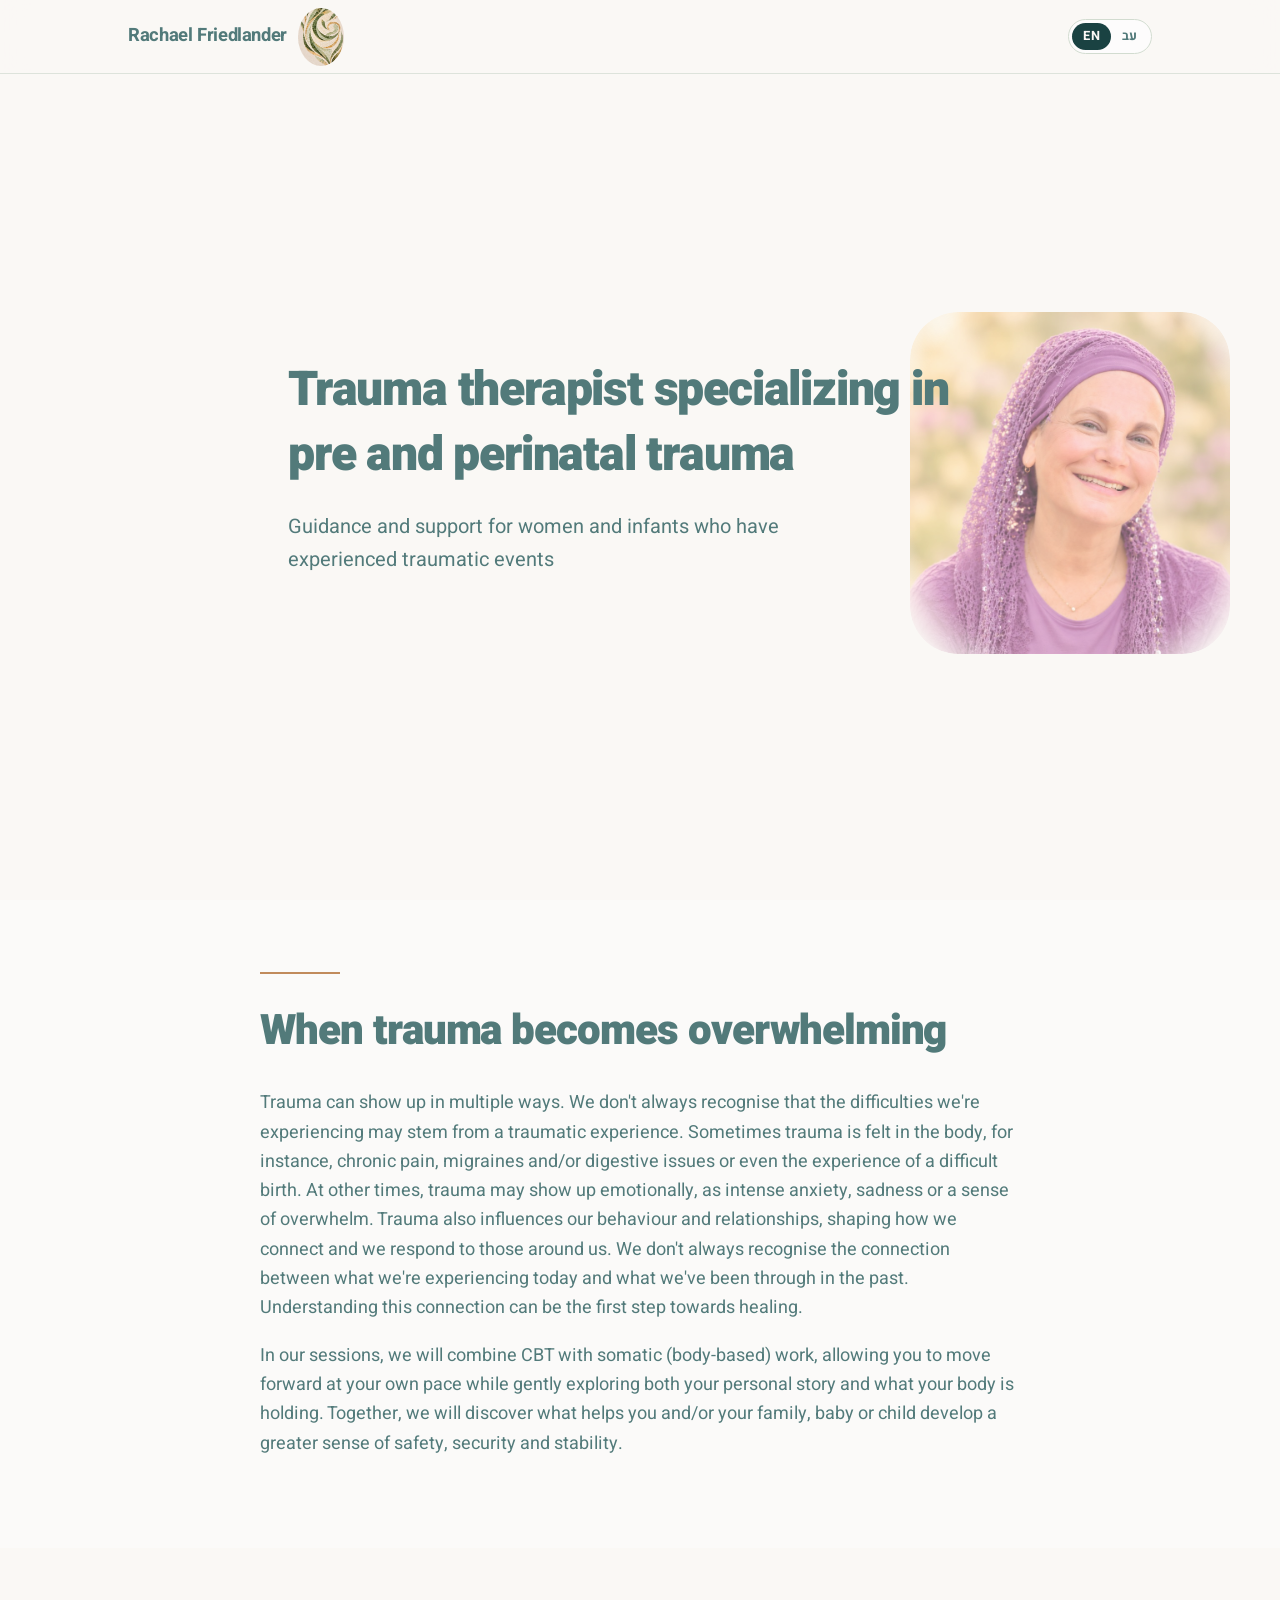
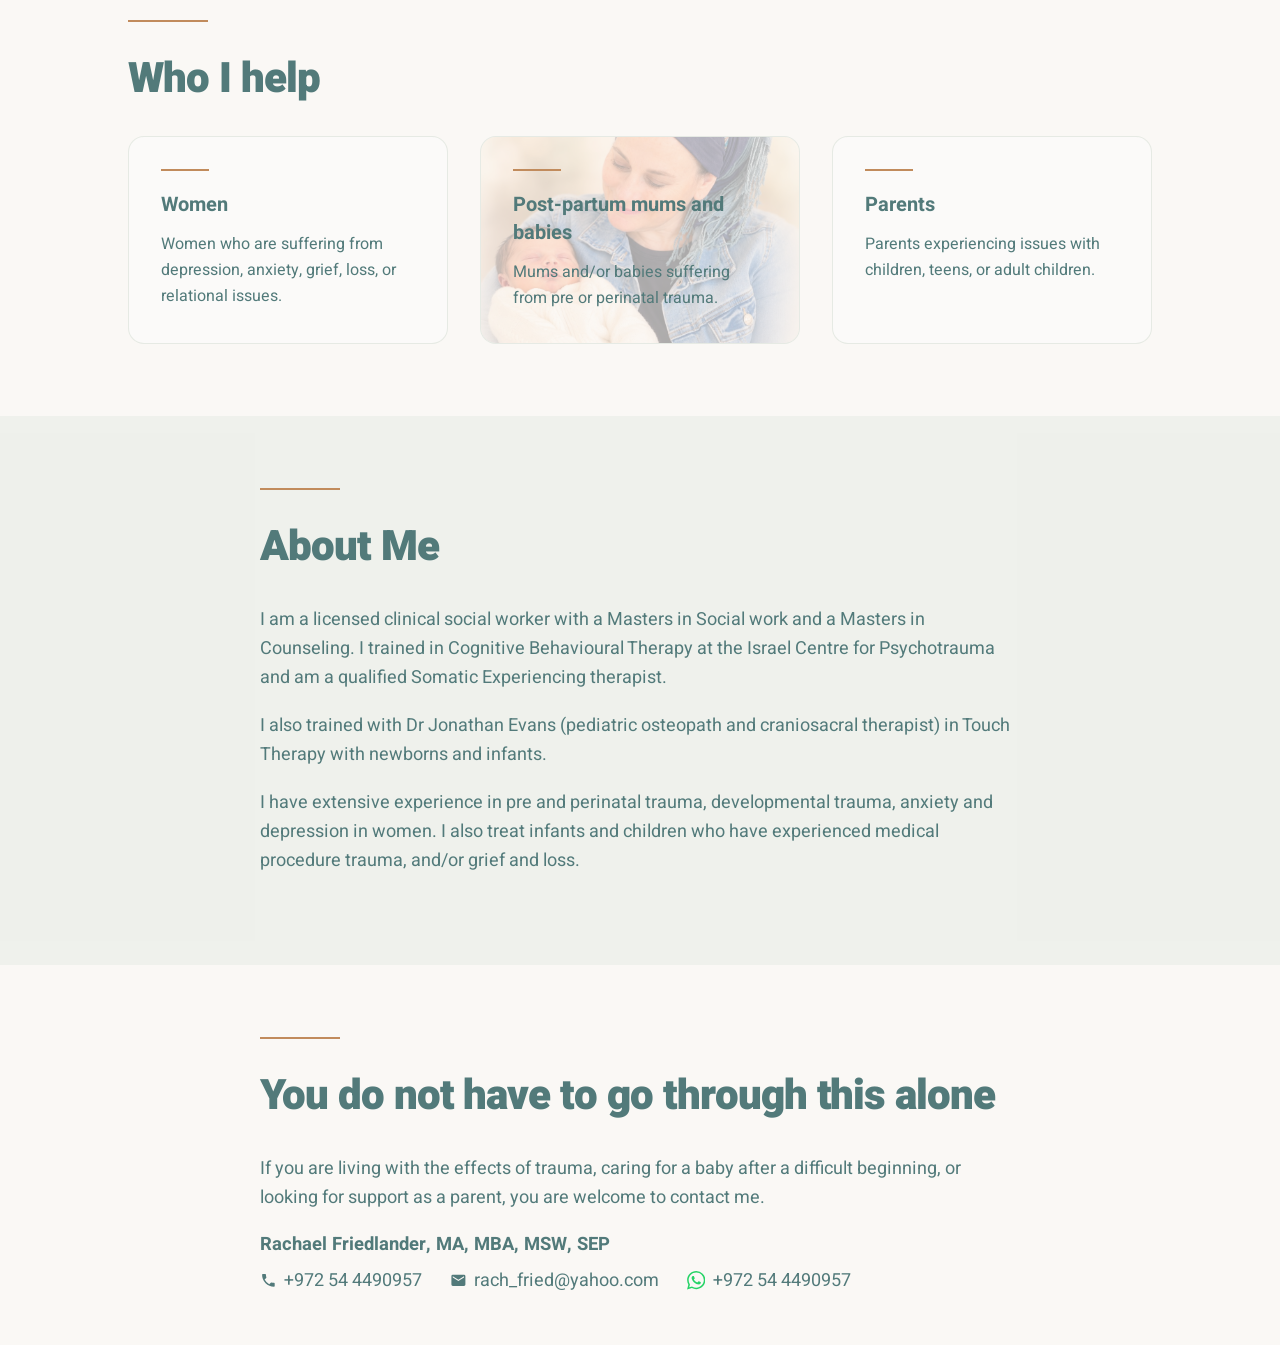
<file: index.html>
<!DOCTYPE html>
<html lang="en">
<head>
  <meta charset="utf-8">
  <meta name="viewport" content="width=device-width, initial-scale=1">
  <title>Rachael Friedlander | Trauma Therapist</title>
  <link rel="icon" href="images/favicon.png" type="image/png">
  <link rel="apple-touch-icon" href="images/favicon.png">
  <meta name="description" content="Guidance and support for women and infants who have experienced traumatic events. Trauma therapy with a holistic approach incorporating CBT and somatic work.">
  <link rel="canonical" href="./">
  <link rel="alternate" hreflang="en" href="en/">
  <link rel="alternate" hreflang="he" href="he/">
  <link rel="alternate" hreflang="x-default" href="./">
  <script>
    (function () {
      function explicitLang() {
        var path = location.pathname.replace(/\/+$/, "");
        var file = path.split("/").pop() || "";
        if (file.toLowerCase() === "index.html") {
          path = path.slice(0, -"index.html".length).replace(/\/+$/, "");
          file = path.split("/").pop() || "";
        }
        file = file.toLowerCase();
        if (file === "en" || file === "en.html") return "en";
        if (file === "he" || file === "he.html") return "he";
        return null;
      }

      function browserLang() {
        var list = navigator.languages && navigator.languages.length
          ? navigator.languages
          : [navigator.language || ""];
        var i, tag;
        for (i = 0; i < list.length; i++) {
          tag = String(list[i] || "").toLowerCase();
          if (/^he([-_]|$)/.test(tag) || /^iw([-_]|$)/.test(tag)) return "he";
          if (/^en([-_]|$)/.test(tag)) return "en";
        }
        return "en";
      }

      function siteRoot() {
        var path = location.pathname;
        var href = location.href;
        if (/\/(en|he)\/index\.html$/i.test(path)) return new URL("../", href).href;
        if (/\/(en|he)\/$/i.test(path)) return new URL("../", href).href;
        if (/\/(en|he)$/i.test(path)) return new URL("./", href).href;
        var dir = path.replace(/\/index\.html$/i, "/");
        if (dir.charAt(dir.length - 1) !== "/") dir += "/";
        return new URL(dir, location.origin).href;
      }

      var explicit = explicitLang();
      var lang = explicit || browserLang();
      var rootEl = document.documentElement;
      rootEl.lang = lang;
      rootEl.dir = lang === "he" ? "rtl" : "ltr";
      if (lang === "he") {
        document.title = "רחל פרידלנדר | מטפלת בטראומה";
        var desc = document.querySelector('meta[name="description"]');
        if (desc) {
          desc.setAttribute("content", "ליווי ותמיכה לנשים ולתינוקות שחוו אירועים טראומטיים. טיפול בטראומה בגישה הוליסטית המשלבת CBT ועבודה סומטית.");
        }
      }
      var root = siteRoot();
      var canonical = document.querySelector('link[rel="canonical"]');
      if (canonical) canonical.href = explicit ? new URL(explicit + "/", root).href : root;
      document.querySelectorAll('link[rel="alternate"]').forEach(function (link) {
        var code = link.getAttribute("hreflang");
        if (code === "en" || code === "he") link.href = new URL(code + "/", root).href;
        else if (code === "x-default") link.href = root;
      });
    })();
  </script>
  <link rel="preconnect" href="https://fonts.googleapis.com">
  <link rel="preconnect" href="https://fonts.gstatic.com" crossorigin>
  <link href="https://fonts.googleapis.com/css2?family=Heebo:wght@400;500;600;700;800;900&display=swap" rel="stylesheet">
  <link rel="stylesheet" href="styles.css">
</head>
<body>
  <header class="site-header">
    <div class="wrap header-inner">
      <a class="brand" href="#top">
        <span class="i18n-en">Rachael Friedlander</span>
        <span class="i18n-he">רחל פרידלנדר</span>
        <img class="brand-logo" src="images/logo.png" alt="">
      </a>
      <nav class="lang-switch" aria-label="Language">
        <a class="lang-option" data-set-lang="en" lang="en" hreflang="en" href="en/">EN</a>
        <a class="lang-option" data-set-lang="he" lang="he" hreflang="he" href="he/">עב</a>
      </nav>
    </div>
  </header>

  <main id="top">
    <section class="hero">
      <div class="hero-media" aria-hidden="true">
        <img src="images/rachael-portrait.jpg" alt="">
      </div>
      <div class="hero-shade" aria-hidden="true"></div>
      <div class="wrap hero-copy">
        <h1>
          <span class="i18n-en">Trauma therapist specializing in pre and perinatal trauma</span>
          <span class="i18n-he">מטפלת בטראומה המתמחה בטראומה סביב הלידה</span>
        </h1>
        <p class="lede">
          <span class="i18n-en">Guidance and support for women and infants who have experienced traumatic events</span>
          <span class="i18n-he">ליווי ותמיכה לנשים ולתינוקות שחוו אירועים טראומטיים</span>
        </p>
      </div>
    </section>

    <section class="band band-card">
      <div class="wrap narrow">
        <span class="rule" aria-hidden="true"></span>
        <h2>
          <span class="i18n-en">When trauma becomes overwhelming</span>
          <span class="i18n-he">כשהחוויה גדולה מיכולת ההכלה</span>
        </h2>
        <div class="i18n-en">
          <p>Trauma can show up in multiple ways. We don't always recognise that the difficulties we're experiencing may stem from a traumatic experience. Sometimes trauma is felt in the body, for instance, chronic pain, migraines and/or digestive issues or even the experience of a difficult birth. At other times, trauma may show up emotionally, as intense anxiety, sadness or a sense of overwhelm. Trauma also influences our behaviour and relationships, shaping how we connect and we respond to those around us. We don't always recognise the connection between what we're experiencing today and what we've been through in the past. Understanding this connection can be the first step towards healing.</p>
          <p>In our sessions, we will combine CBT with somatic (body-based) work, allowing you to move forward at your own pace while gently exploring both your personal story and what your body is holding. Together, we will discover what helps you and/or your family, baby or child develop a greater sense of safety, security and stability.</p>
        </div>
        <div class="i18n-he">
          <p>טראומה יכולה להופיע במגוון רחב של דרכים, ולא תמיד ברור לנו שהמקור שלה הוא בכלל חוויה טראומטית. לפעמים טראומה מתבטאת בגוף, למשל ככאב כרוני או למשל בלידה קשה, לפעמים ברגשות כמו חרדה או עצב ולפעמים בהתנהגות או במערכות היחסים שלנו.</p>
          <p>במפגשים אנו נשלב <span class="ltr">CBT</span> ועבודה סומטית, כך שאפשר להתקדם בקצב שלך גם עם הסיפור שלך וגם עם מה שהגוף שלך מחזיק. נחפש יחד את מה שעוזר לך ו/או למשפחה או לתינוק /ילד שלכם להרגיש יותר ביטחון ויציבות.</p>
        </div>
      </div>
    </section>

    <section class="band band-help">
      <div class="wrap">
        <span class="rule" aria-hidden="true"></span>
        <h2>
          <span class="i18n-en">Who I help</span>
          <span class="i18n-he">את מי אני מלווה</span>
        </h2>
        <div class="cards">
          <article class="card">
            <span class="rule" aria-hidden="true"></span>
            <h3>
              <span class="i18n-en">Women</span>
              <span class="i18n-he">נשים</span>
            </h3>
            <p>
              <span class="i18n-en">Women who are suffering from depression, anxiety, grief, loss, or relational issues.</span>
              <span class="i18n-he">נשים החוות כאב רגשי, הצפה או מצוקה נפשית, ומתמודדות עם חרדה, דיכאון, אובדן, אבל או קשיים בקשרים משמעותיים בחייהן.</span>
            </p>
          </article>
          <article class="card card-focus">
            <div class="card-bg" aria-hidden="true">
              <img src="images/rachael-newborn.jpg" alt="">
            </div>
            <span class="rule" aria-hidden="true"></span>
            <h3>
              <span class="i18n-en">Post-partum mums and babies</span>
              <span class="i18n-he">אמהות ו/או ותינוקות אחרי לידה</span>
            </h3>
            <p>
              <span class="i18n-en">Mums and/or babies suffering from pre or perinatal trauma.</span>
              <span class="i18n-he">אימהות ותינוקות שחוו חוויות מורכבות או טראומטיות סביב ההיריון והלידה.</span>
            </p>
          </article>
          <article class="card">
            <span class="rule" aria-hidden="true"></span>
            <h3>
              <span class="i18n-en">Parents</span>
              <span class="i18n-he">הורים</span>
            </h3>
            <p>
              <span class="i18n-en">Parents experiencing issues with children, teens, or adult children.</span>
              <span class="i18n-he">הורים המתמודדים עם אתגרי הורות, ומבקשים להבין טוב יותר את ילדיהם ולמצוא דרכים חדשות להתקרבות, לתקשורת ולקשר.</span>
            </p>
          </article>
        </div>
      </div>
    </section>

    <section class="band band-sage">
      <div class="wrap narrow">
        <span class="rule" aria-hidden="true"></span>
        <h2>
          <span class="i18n-en">About Me</span>
          <span class="i18n-he">קצת עליי</span>
        </h2>
        <p>
          <span class="i18n-en">I am a licensed clinical social worker with a Masters in Social work and a Masters in Counseling. I trained in Cognitive Behavioural Therapy at the Israel Centre for Psychotrauma and am a qualified Somatic Experiencing therapist.</span>
          <span class="i18n-he">אני עובדת סוציאלית קלינית מוסמכת, בעלת תואר שני בעבודה סוציאלית ותואר שני בייעוץ. התמחיתי בטיפול קוגניטיבי־התנהגותי במרכז הישראלי לטיפול בפסיכוטראומה, ואני מטפלת מוסמכת בשיטת <span class="ltr">Somatic Experiencing</span>.</span>
        </p>
        <p>
          <span class="i18n-en">I also trained with Dr Jonathan Evans (pediatric osteopath and craniosacral therapist) in Touch Therapy with newborns and infants.</span>
          <span class="i18n-he">התמחיתי גם אצל ד״ר ג׳ונתן אוונס (אוסטאופת ילדים ומטפל בקרניוסקרל) בטיפול במגע לילודים ולתינוקות.</span>
        </p>
        <p>
          <span class="i18n-en">I have extensive experience in pre and perinatal trauma, developmental trauma, anxiety and depression in women. I also treat infants and children who have experienced medical procedure trauma, and/or grief and loss.</span>
          <span class="i18n-he">לאורך השנים צברתי ניסיון בטיפול בטראומה <span class="nowrap">טרום־לידתית</span> ו<span class="nowrap">סב־לידתית</span>, בטראומה התפתחותית ובנשים המתמודדות עם חרדה ודיכאון.<br>בנוסף, אני מלווה תינוקות וילדים שחוו חוויות טראומטיות בעקבות הליכים רפואיים, וכן ילדים ומשפחות המתמודדים עם אובדן ואבל.</span>
        </p>
      </div>
    </section>

    <section class="band band-close">
      <div class="wrap narrow">
        <span class="rule" aria-hidden="true"></span>
        <h2>
          <span class="i18n-en">You do not have to go through this alone</span>
          <span class="i18n-he">את לא צריכה לעבור את זה לבד</span>
        </h2>
        <p>
          <span class="i18n-en">If you are living with the effects of trauma, caring for a baby after a difficult beginning, or looking for support as a parent, you are welcome to contact me.</span>
          <span class="i18n-he">אם מדובר בחיים לצד השפעות של טראומה, בליווי תינוק אחרי התחלה קשה, או בחיפוש תמיכה כהורה — אפשר לפנות אליי.</span>
        </p>
      </div>
    </section>
  </main>

  <footer class="site-footer" id="contact">
    <div class="wrap narrow">
      <p class="footer-name">
        <span class="i18n-en">Rachael Friedlander, MA, MBA, MSW, SEP</span>
        <span class="i18n-he">רחל פרידלנדר, <span dir="ltr">MA, MBA, MSW, SEP</span></span>
      </p>
      <p class="footer-contact">
        <a href="tel:+972544490957">
          <svg viewBox="0 0 24 24" aria-hidden="true" focusable="false">
            <path fill="currentColor" d="M6.6 10.8a15.1 15.1 0 0 0 6.6 6.6l2.2-2.2a1 1 0 0 1 1-.25 11.4 11.4 0 0 0 3.6.57 1 1 0 0 1 1 1V20a1 1 0 0 1-1 1A17 17 0 0 1 3 4a1 1 0 0 1 1-1h3.5a1 1 0 0 1 1 1 11.4 11.4 0 0 0 .57 3.6 1 1 0 0 1-.25 1L6.6 10.8z"/>
          </svg>
          <span dir="ltr">+972 54 4490957</span>
        </a>
        <a href="mailto:rach_fried@yahoo.com">
          <svg viewBox="0 0 24 24" aria-hidden="true" focusable="false">
            <path fill="currentColor" d="M20 4H4a2 2 0 0 0-2 2v12a2 2 0 0 0 2 2h16a2 2 0 0 0 2-2V6a2 2 0 0 0-2-2zm0 4-8 5L4 8V6l8 5 8-5v2z"/>
          </svg>
          <span dir="ltr">rach_fried@yahoo.com</span>
        </a>
        <a class="contact-wa" data-whatsapp href="https://wa.me/972544490957">
          <svg viewBox="0 0 24 24" aria-hidden="true" focusable="false">
            <path fill="currentColor" d="M17.472 14.382c-.297-.149-1.758-.867-2.03-.967-.273-.099-.471-.148-.67.15-.197.297-.767.966-.94 1.164-.173.199-.347.223-.644.075-.297-.15-1.255-.463-2.39-1.475-.883-.788-1.48-1.761-1.653-2.059-.173-.297-.018-.458.13-.606.134-.133.298-.347.446-.52.149-.174.198-.298.298-.497.099-.198.05-.371-.025-.52-.075-.149-.669-1.612-.916-2.207-.242-.579-.487-.5-.669-.51-.173-.008-.371-.01-.57-.01-.198 0-.52.074-.792.372-.272.297-1.04 1.016-1.04 2.479 0 1.462 1.065 2.875 1.213 3.074.149.198 2.096 3.2 5.077 4.487.709.306 1.262.489 1.694.625.712.227 1.36.195 1.871.118.571-.085 1.758-.719 2.006-1.413.248-.694.248-1.289.173-1.413-.074-.124-.272-.198-.57-.347m-5.421 7.403h-.004a9.87 9.87 0 01-5.031-1.378l-.361-.214-3.741.982.998-3.648-.235-.374a9.86 9.86 0 01-1.51-5.26c.001-5.45 4.436-9.884 9.888-9.884 2.64 0 5.122 1.03 6.988 2.898a9.825 9.825 0 012.893 6.994c-.003 5.45-4.435 9.884-9.885 9.884m8.413-18.297A11.815 11.815 0 0012.05 0C5.495 0 .16 5.335.157 11.892c0 2.096.547 4.142 1.588 5.945L.057 24l6.305-1.654a11.882 11.882 0 005.683 1.448h.005c6.554 0 11.89-5.335 11.893-11.893a11.821 11.821 0 00-3.48-8.413z"/>
          </svg>
          <span dir="ltr">+972 54 4490957</span>
        </a>
      </p>
    </div>
  </footer>

  <script>
    (function () {
      var copy = {
        en: {
          title: "Rachael Friedlander | Trauma Therapist",
          description: "Guidance and support for women and infants who have experienced traumatic events. Trauma therapy with a holistic approach incorporating CBT and somatic work.",
          langLabel: "Language",
          whatsapp: "WhatsApp"
        },
        he: {
          title: "רחל פרידלנדר | מטפלת בטראומה",
          description: "ליווי ותמיכה לנשים ולתינוקות שחוו אירועים טראומטיים. טיפול בטראומה בגישה הוליסטית המשלבת CBT ועבודה סומטית.",
          langLabel: "שפה",
          whatsapp: "וואטסאפ"
        }
      };

      function siteRoot() {
        var path = location.pathname;
        var href = location.href;
        if (/\/(en|he)\/index\.html$/i.test(path)) return new URL("../", href).href;
        if (/\/(en|he)\/$/i.test(path)) return new URL("../", href).href;
        if (/\/(en|he)$/i.test(path)) return new URL("./", href).href;
        var dir = path.replace(/\/index\.html$/i, "/");
        if (dir.charAt(dir.length - 1) !== "/") dir += "/";
        return new URL(dir, location.origin).href;
      }

      function apply(lang) {
        var text = copy[lang] || copy.en;
        var root = document.documentElement;
        root.lang = lang;
        root.dir = lang === "he" ? "rtl" : "ltr";
        document.title = text.title;
        var desc = document.querySelector('meta[name="description"]');
        if (desc) desc.setAttribute("content", text.description);
        var group = document.querySelector(".lang-switch");
        if (group) group.setAttribute("aria-label", text.langLabel);
        var home = siteRoot();
        document.querySelectorAll("[data-set-lang]").forEach(function (link) {
          var code = link.getAttribute("data-set-lang");
          link.href = new URL(code + "/", home).href;
          if (code === lang) link.setAttribute("aria-current", "true");
          else link.removeAttribute("aria-current");
        });
        document.querySelectorAll("[data-whatsapp]").forEach(function (link) {
          link.href = "https://wa.me/972544490957";
          link.setAttribute("aria-label", text.whatsapp + " +972 54 4490957");
        });
      }

      apply(document.documentElement.lang === "he" ? "he" : "en");
    })();
  </script>
</body>
</html>
</file>
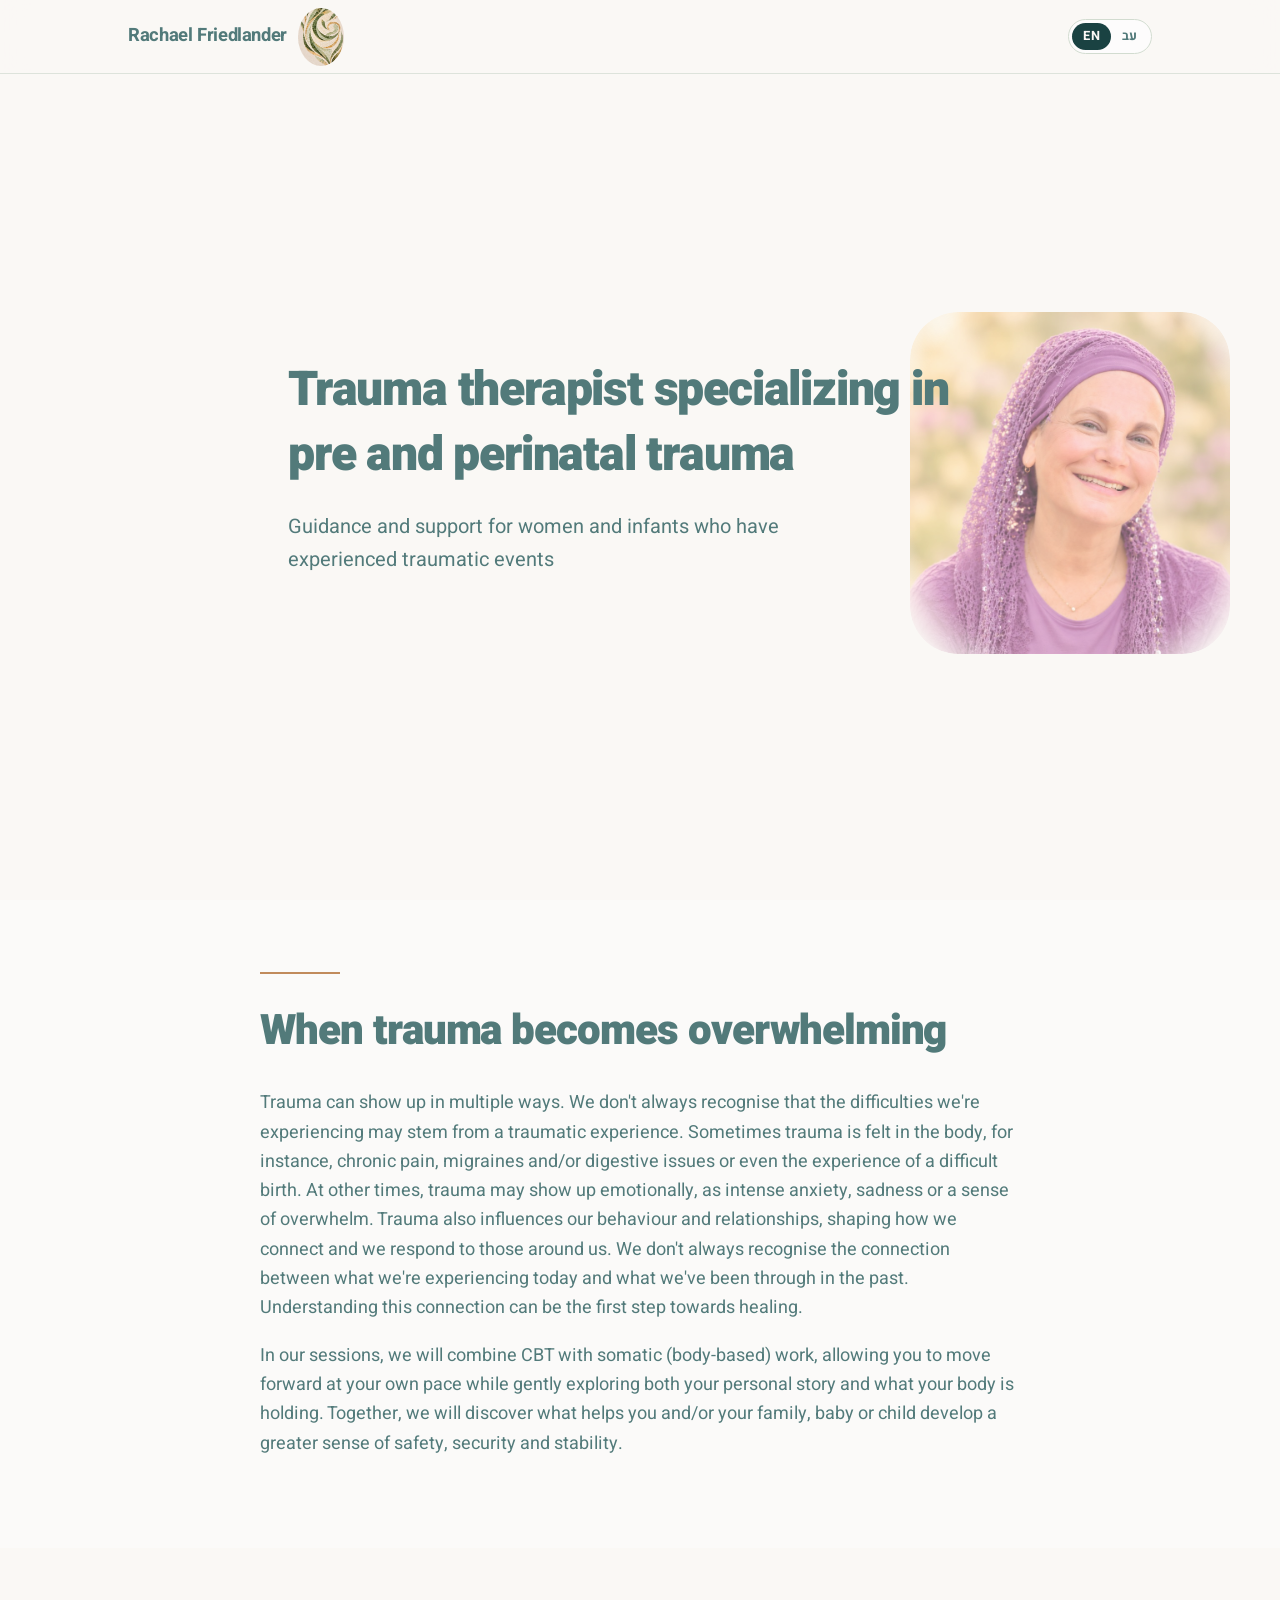
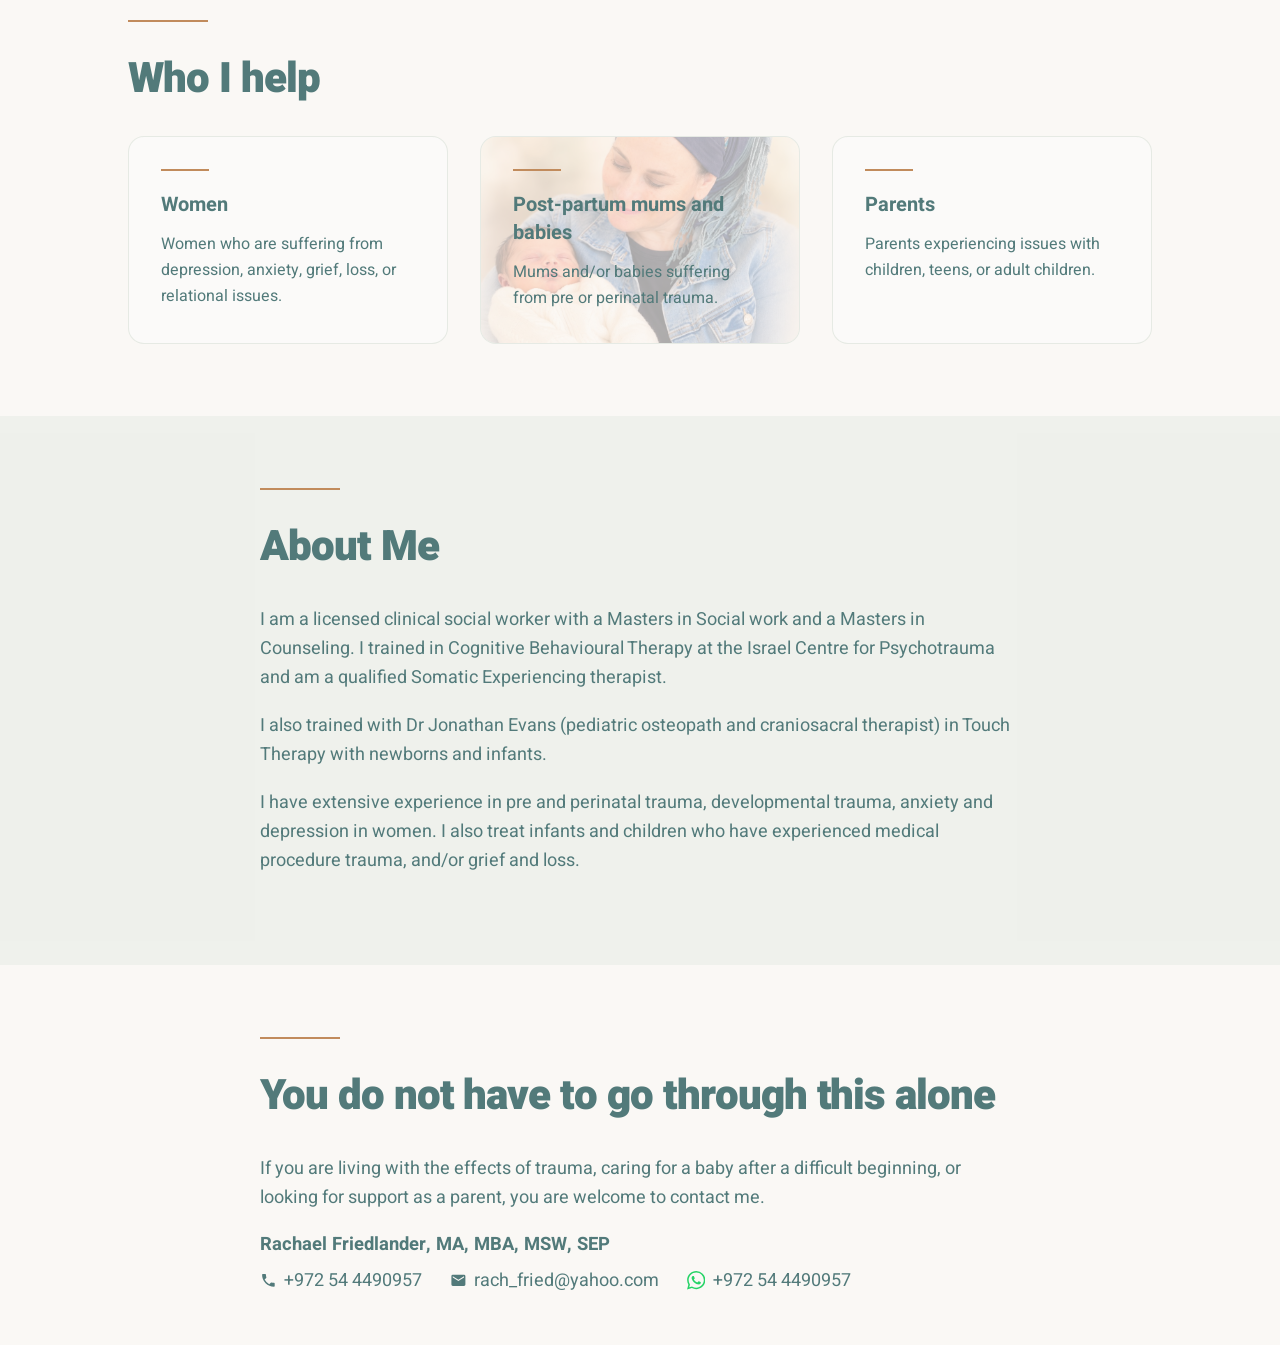
<file: en/index.html>
<!DOCTYPE html>
<html lang="en">
<head>
  <meta charset="utf-8">
  <meta name="viewport" content="width=device-width, initial-scale=1">
  <title>Rachael Friedlander | Trauma Therapist</title>
  <script>
    (function () {
      try {
        var xhr = new XMLHttpRequest();
        xhr.open("GET", new URL("../index.html", location.href), false);
        xhr.send(null);
        var html = xhr.responseText;
        if (!html) return;
        var root = new URL("../", location.href);
        html = html.replace(
          /(\s(?:href|src)=)("|\')(?![a-zA-Z][a-zA-Z0-9+.-]*:|\/\/|#)([^"\']*)\2/g,
          function (_, attr, quote, url) {
            return attr + quote + new URL(url, root).href + quote;
          }
        );
        document.open();
        document.write(html);
        document.close();
      } catch (e) {}
    })();
  </script>
</head>
<body>
  <noscript><p><a href="../">Rachael Friedlander</a></p></noscript>
</body>
</html>
</file>
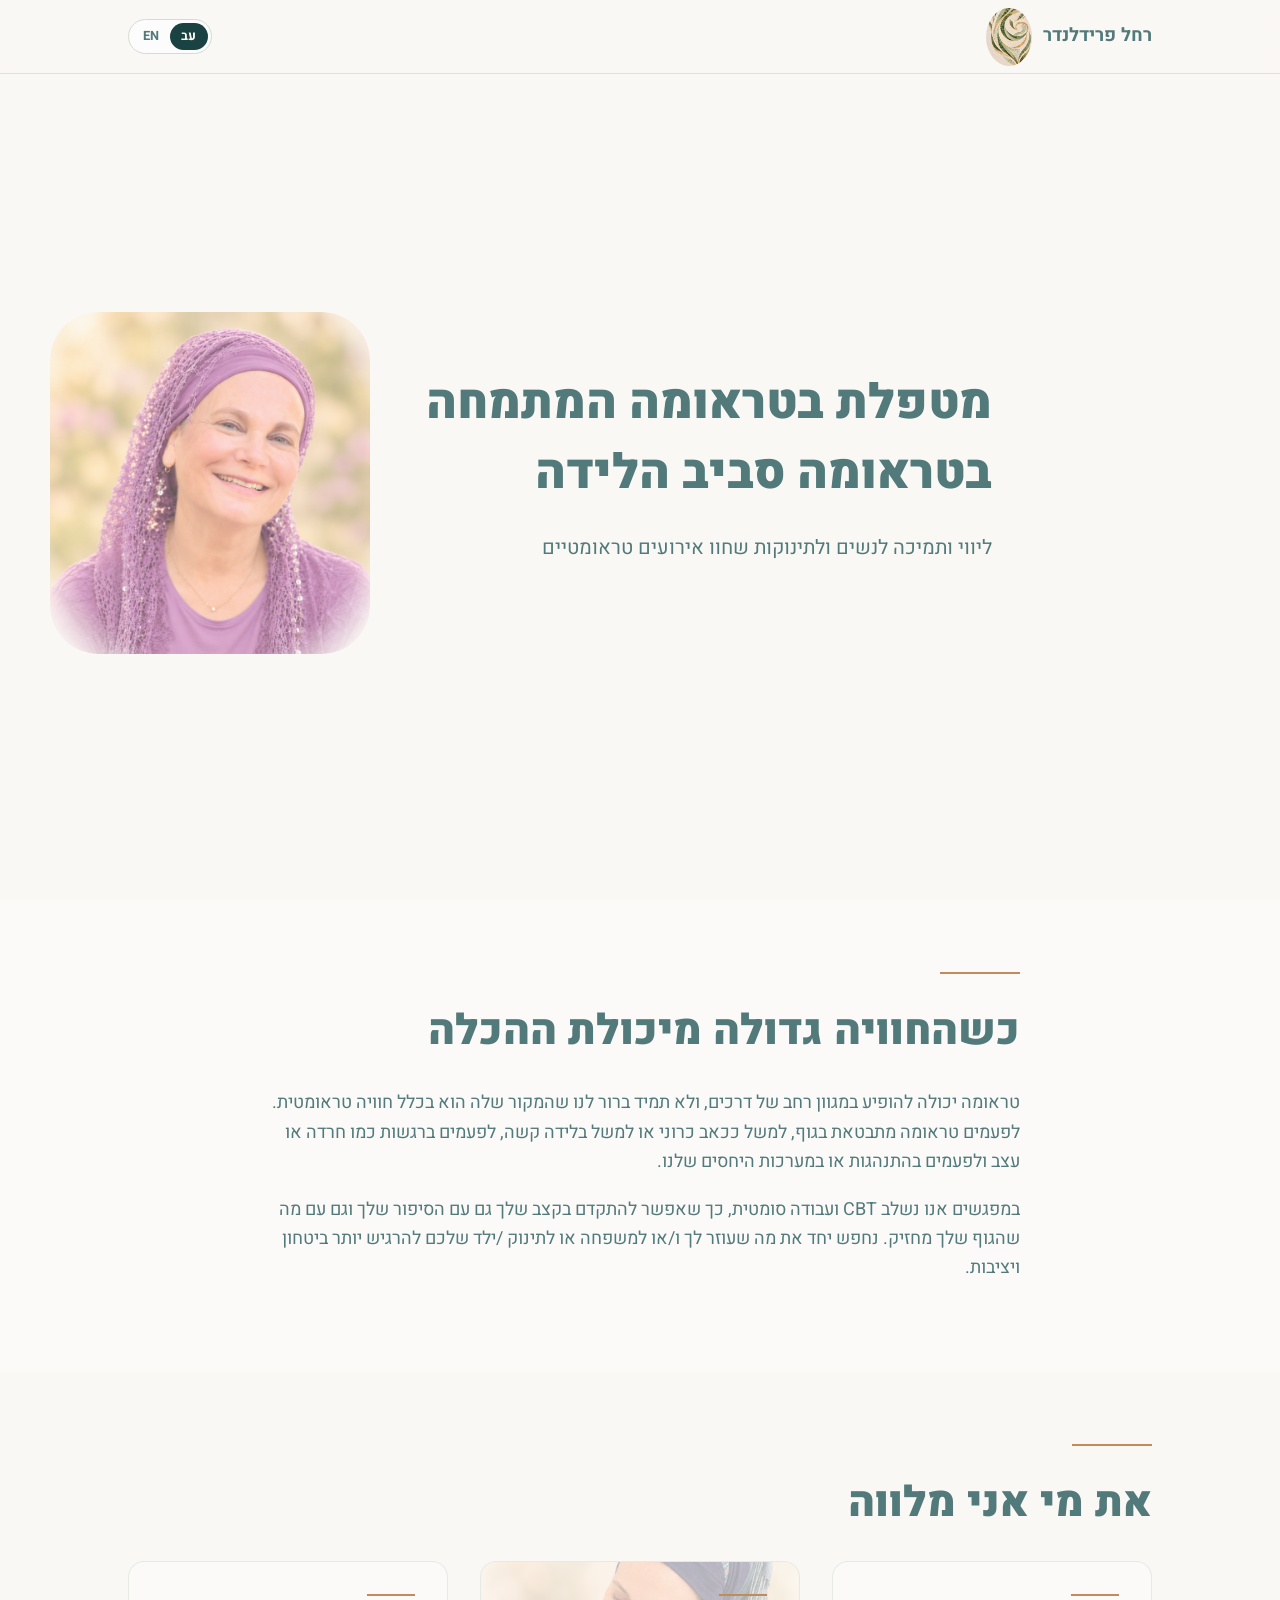
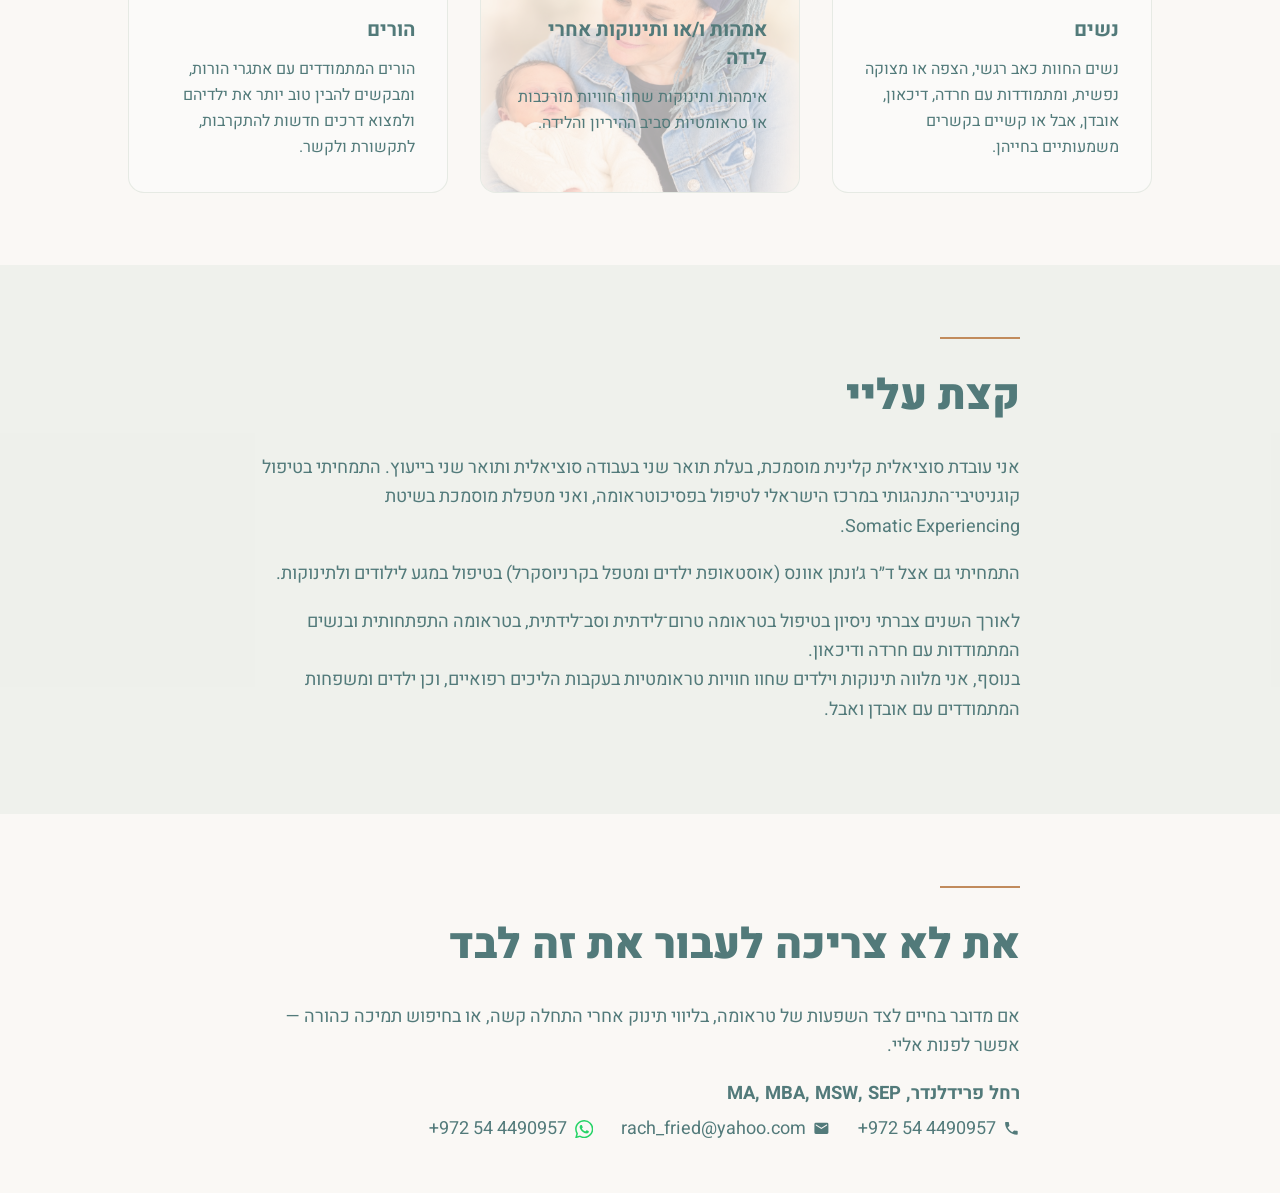
<file: he/index.html>
<!DOCTYPE html>
<html lang="he" dir="rtl">
<head>
  <meta charset="utf-8">
  <meta name="viewport" content="width=device-width, initial-scale=1">
  <title>רחל פרידלנדר | מטפלת בטראומה</title>
  <script>
    (function () {
      try {
        var xhr = new XMLHttpRequest();
        xhr.open("GET", new URL("../index.html", location.href), false);
        xhr.send(null);
        var html = xhr.responseText;
        if (!html) return;
        var root = new URL("../", location.href);
        html = html.replace(
          /(\s(?:href|src)=)("|\')(?![a-zA-Z][a-zA-Z0-9+.-]*:|\/\/|#)([^"\']*)\2/g,
          function (_, attr, quote, url) {
            return attr + quote + new URL(url, root).href + quote;
          }
        );
        document.open();
        document.write(html);
        document.close();
      } catch (e) {}
    })();
  </script>
</head>
<body>
  <noscript><p><a href="../">רחל פרידלנדר</a></p></noscript>
</body>
</html>
</file>
<file: styles.css>
:root {
  --ink: #1a4242;
  --muted: #527a7a;
  --page: #faf8f5;
  --card: #fbfaf9;
  --button: #c18b5c;
  --button-hover: #b07d4f;
  --line: #d2dcd0;
  --sage: #e0e7df;
  --header: 74px;
  --shadow: 0 10px 30px rgba(26, 66, 66, 0.05);
}

* {
  box-sizing: border-box;
}

html {
  scroll-behavior: smooth;
}

body {
  margin: 0;
  font-family: Heebo, sans-serif;
  color: var(--muted);
  background: var(--page);
  line-height: 1.65;
}

img {
  max-width: 100%;
}

a {
  color: inherit;
}

.wrap {
  width: min(1024px, calc(100% - 3rem));
  margin-inline: auto;
}

.narrow {
  max-width: 760px;
}

.rule {
  display: block;
  width: 80px;
  height: 2px;
  margin-bottom: 2rem;
  background: var(--button);
}

h1,
h2,
h3,
p {
  margin-top: 0;
}

h1,
h2,
h3 {
  font-weight: 800;
  letter-spacing: -0.025em;
  line-height: 1.15;
}

h1 {
  margin-bottom: 1.5rem;
  color: var(--muted);
  font-size: clamp(28px, 5vw, 48px);
  font-weight: 900;
  line-height: 1.35;
}

.h1-muted {
  color: var(--muted);
  font-weight: 700;
}

h2 {
  margin-bottom: 2rem;
  font-size: clamp(26px, 4vw, 42px);
  font-weight: 900;
  line-height: 1.2;
}

h3 {
  margin-bottom: 0.75rem;
  font-size: 1.25rem;
  font-weight: 700;
  letter-spacing: 0;
  line-height: 1.4;
}

p {
  font-size: 18px;
  line-height: 1.625;
}

.lede,
.card p,
.site-footer p {
  color: var(--muted);
}

.site-header {
  position: sticky;
  top: 0;
  z-index: 10;
  height: var(--header);
  background: rgba(250, 248, 245, 0.88);
  border-bottom: 1px solid rgba(210, 220, 208, 0.7);
  backdrop-filter: blur(14px);
}

.header-inner {
  display: flex;
  align-items: center;
  justify-content: space-between;
  gap: 1rem;
  height: 100%;
}

.brand {
  display: inline-flex;
  align-items: center;
  gap: 0.7rem;
  font-size: 1.15rem;
  font-weight: 700;
  letter-spacing: -0.02em;
  text-decoration: none;
}

.brand-logo {
  display: block;
  width: 46px;
  height: 58px;
  object-fit: cover;
  object-position: center;
  border-radius: 50%;
}

.button {
  display: inline-flex;
  align-items: center;
  justify-content: center;
  width: 56px;
  height: 56px;
  padding: 0;
  border-radius: 50%;
  background: #25d366;
  color: #fff;
  text-decoration: none;
  transition: background 0.15s ease;
}

.button svg {
  display: block;
  width: 32px;
  height: 32px;
}

.button-lg {
  width: 64px;
  height: 64px;
}

.button-lg svg {
  width: 36px;
  height: 36px;
}

.button:hover {
  background: #1ebe57;
}

.button:active {
  transform: translateY(1px);
}

.button:focus-visible,
.brand:focus-visible,
.lang-option:focus-visible {
  outline: 2px solid var(--ink);
  outline-offset: 3px;
}

.lang-switch {
  direction: ltr;
  display: inline-flex;
  flex: none;
  align-items: center;
  padding: 3px;
  border: 1px solid var(--line);
  border-radius: 999px;
  background: rgba(255, 255, 255, 0.65);
}

.lang-option {
  appearance: none;
  margin: 0;
  border: 0;
  border-radius: 999px;
  background: transparent;
  color: var(--muted);
  text-decoration: none;
  font: inherit;
  font-size: 0.8rem;
  font-weight: 700;
  letter-spacing: 0.02em;
  line-height: 1;
  padding: 0.42rem 0.68rem;
  cursor: pointer;
}

.lang-option:link,
.lang-option:visited {
  color: var(--muted);
  text-decoration: none;
}

.lang-option:hover {
  color: var(--ink);
}

html:not([lang="he"]) .lang-option[data-set-lang="en"]:link,
html:not([lang="he"]) .lang-option[data-set-lang="en"]:visited,
html[lang="he"] .lang-option[data-set-lang="he"]:link,
html[lang="he"] .lang-option[data-set-lang="he"]:visited {
  background: var(--ink);
  color: var(--page);
}

html:not([lang="he"]) .lang-option[data-set-lang="en"]:hover,
html[lang="he"] .lang-option[data-set-lang="he"]:hover {
  color: var(--page);
}

html[lang="he"] h1,
html[lang="he"] h2,
html[lang="he"] h3,
html[lang="he"] .brand {
  letter-spacing: 0;
}

html[lang="he"] h1 {
  line-height: 1.45;
}

html[lang="he"] .i18n-en,
html:not([lang="he"]) .i18n-he {
  display: none;
}

.nowrap {
  white-space: nowrap;
}

.ltr {
  unicode-bidi: isolate;
  direction: ltr;
  white-space: nowrap;
}

.hero {
  position: relative;
  display: flex;
  align-items: center;
  min-height: calc(100vh - var(--header));
  padding: 4rem 0;
  overflow: hidden;
  background: var(--page);
}

.hero-media,
.hero-shade {
  position: absolute;
  inset: 0;
}

.hero-media img {
  width: 100%;
  height: 100%;
  max-width: none;
  object-fit: cover;
  object-position: center 28%;
  border-radius: 3rem;
  filter: blur(2px);
  transform: scale(1.05);
  opacity: 0.9;
}

.hero-shade {
  background: linear-gradient(
    to inline-end,
    rgba(250, 248, 245, 0.85) 0%,
    rgba(250, 248, 245, 0.4) 50%,
    rgba(250, 248, 245, 0.2) 100%
  );
}

.hero-copy {
  position: relative;
  z-index: 1;
  max-width: 44rem;
}

.lede {
  max-width: 36rem;
  margin-bottom: 2.5rem;
}

.band {
  padding: 3rem 0;
}

.band-card {
  background: var(--card);
}

.band-sage {
  background: rgba(224, 231, 223, 0.45);
}

.band p + p {
  margin-top: 1.15rem;
}

@media (max-width: 767px) {
  .hero {
    display: flex;
    flex-direction: column;
    align-items: flex-start;
    justify-content: flex-start;
    min-height: 0;
    padding: 0.35rem 0 2.75rem;
  }

  .hero-media {
    position: relative;
    z-index: 0;
    inset: auto;
    align-self: flex-end;
    width: min(260px, 68vw);
    margin: 1.35rem 0.4rem 0;
  }

  .hero-media img {
    display: block;
    width: 100%;
    height: auto;
    aspect-ratio: 768 / 820;
    margin-bottom: -50%;
    object-fit: cover;
    object-position: center top;
    transform: none;
    filter: blur(0.4px);
    opacity: 0.55;
    -webkit-mask-image: radial-gradient(ellipse at center 46%, #000 70%, transparent 92%);
    mask-image: radial-gradient(ellipse at center 46%, #000 70%, transparent 92%);
  }

  .hero-shade {
    display: none;
  }

  .hero-copy {
    position: relative;
    z-index: 1;
    width: min(1024px, calc(100% - 3rem));
    max-width: none;
    margin-top: 0;
    margin-inline: auto;
  }
}

.cards {
  display: grid;
  grid-template-columns: 1fr;
  gap: 2rem;
}

.card {
  padding: 2rem;
  border: 0.8px solid rgba(210, 220, 208, 0.5);
  border-radius: 1rem;
  background: var(--card);
}

.card-focus {
  position: relative;
  overflow: hidden;
}

.card-bg {
  position: absolute;
  inset: 0;
  z-index: 0;
  pointer-events: none;
}

.card-bg img {
  width: 100%;
  height: 100%;
  max-width: none;
  object-fit: cover;
  object-position: center 30%;
  opacity: 0.34;
}

.card-focus > :not(.card-bg) {
  position: relative;
  z-index: 1;
}

.card .rule {
  width: 48px;
  margin-bottom: 1.25rem;
}

.card p {
  margin-bottom: 0;
  font-size: 16px;
  line-height: 26px;
}

.band-close {
  padding-bottom: 0;
}

.site-footer {
  padding: 0 0 2.75rem;
  border-top: 0;
}

.footer-name {
  margin-bottom: 0.35rem;
  color: var(--muted);
  font-size: 1.15rem;
  font-weight: 700;
}

.footer-contact {
  display: flex;
  flex-direction: column;
  align-items: flex-start;
  gap: 0.55rem;
}

#contact {
  scroll-margin-top: var(--header);
}

.footer-contact a {
  display: inline-flex;
  align-items: center;
  gap: 0.45rem;
  text-decoration: none;
  white-space: nowrap;
}

.footer-contact a:focus-visible {
  outline: 2px solid var(--ink);
  outline-offset: 3px;
  border-radius: 4px;
}

.footer-contact svg {
  width: 1.05rem;
  height: 1.05rem;
  flex: none;
}

.contact-wa svg {
  width: 1.15rem;
  height: 1.15rem;
  color: #25d366;
}

.site-footer p {
  margin-bottom: 0.35rem;
}

.footer-contact {
  margin-bottom: 0;
}

@media (min-width: 768px) {
  .wrap {
    width: min(1024px, calc(100% - 6rem));
  }

  .lede {
    font-size: 20px;
  }

  .band {
    padding: 4.5rem 0;
  }

  .band-close {
    padding-bottom: 0;
  }

  .cards {
    grid-template-columns: repeat(3, 1fr);
  }

  .card-bg img {
    object-position: center 42%;
  }

  .hero-media {
    inset: auto;
    top: 50%;
    inset-inline-end: max(2.5rem, calc((100% - 1180px) / 2));
    width: min(320px, 26vw);
    transform: translateY(-50%);
  }

  .hero-media img {
    width: 100%;
    height: auto;
    aspect-ratio: 768 / 820;
    object-fit: cover;
    object-position: center top;
    transform: none;
    filter: blur(0.6px);
    opacity: 0.72;
    -webkit-mask-image: radial-gradient(ellipse at center 46%, #000 74%, transparent 94%);
    mask-image: radial-gradient(ellipse at center 46%, #000 74%, transparent 94%);
  }

  .hero-shade {
    background: linear-gradient(
      to inline-end,
      rgba(250, 248, 245, 0.96) 0%,
      rgba(250, 248, 245, 0.9) 40%,
      rgba(250, 248, 245, 0.45) 68%,
      rgba(250, 248, 245, 0.2) 100%
    );
  }

  .footer-contact {
    flex-direction: row;
    flex-wrap: wrap;
    align-items: center;
    gap: 0.4rem 1.75rem;
  }
}
</file>
